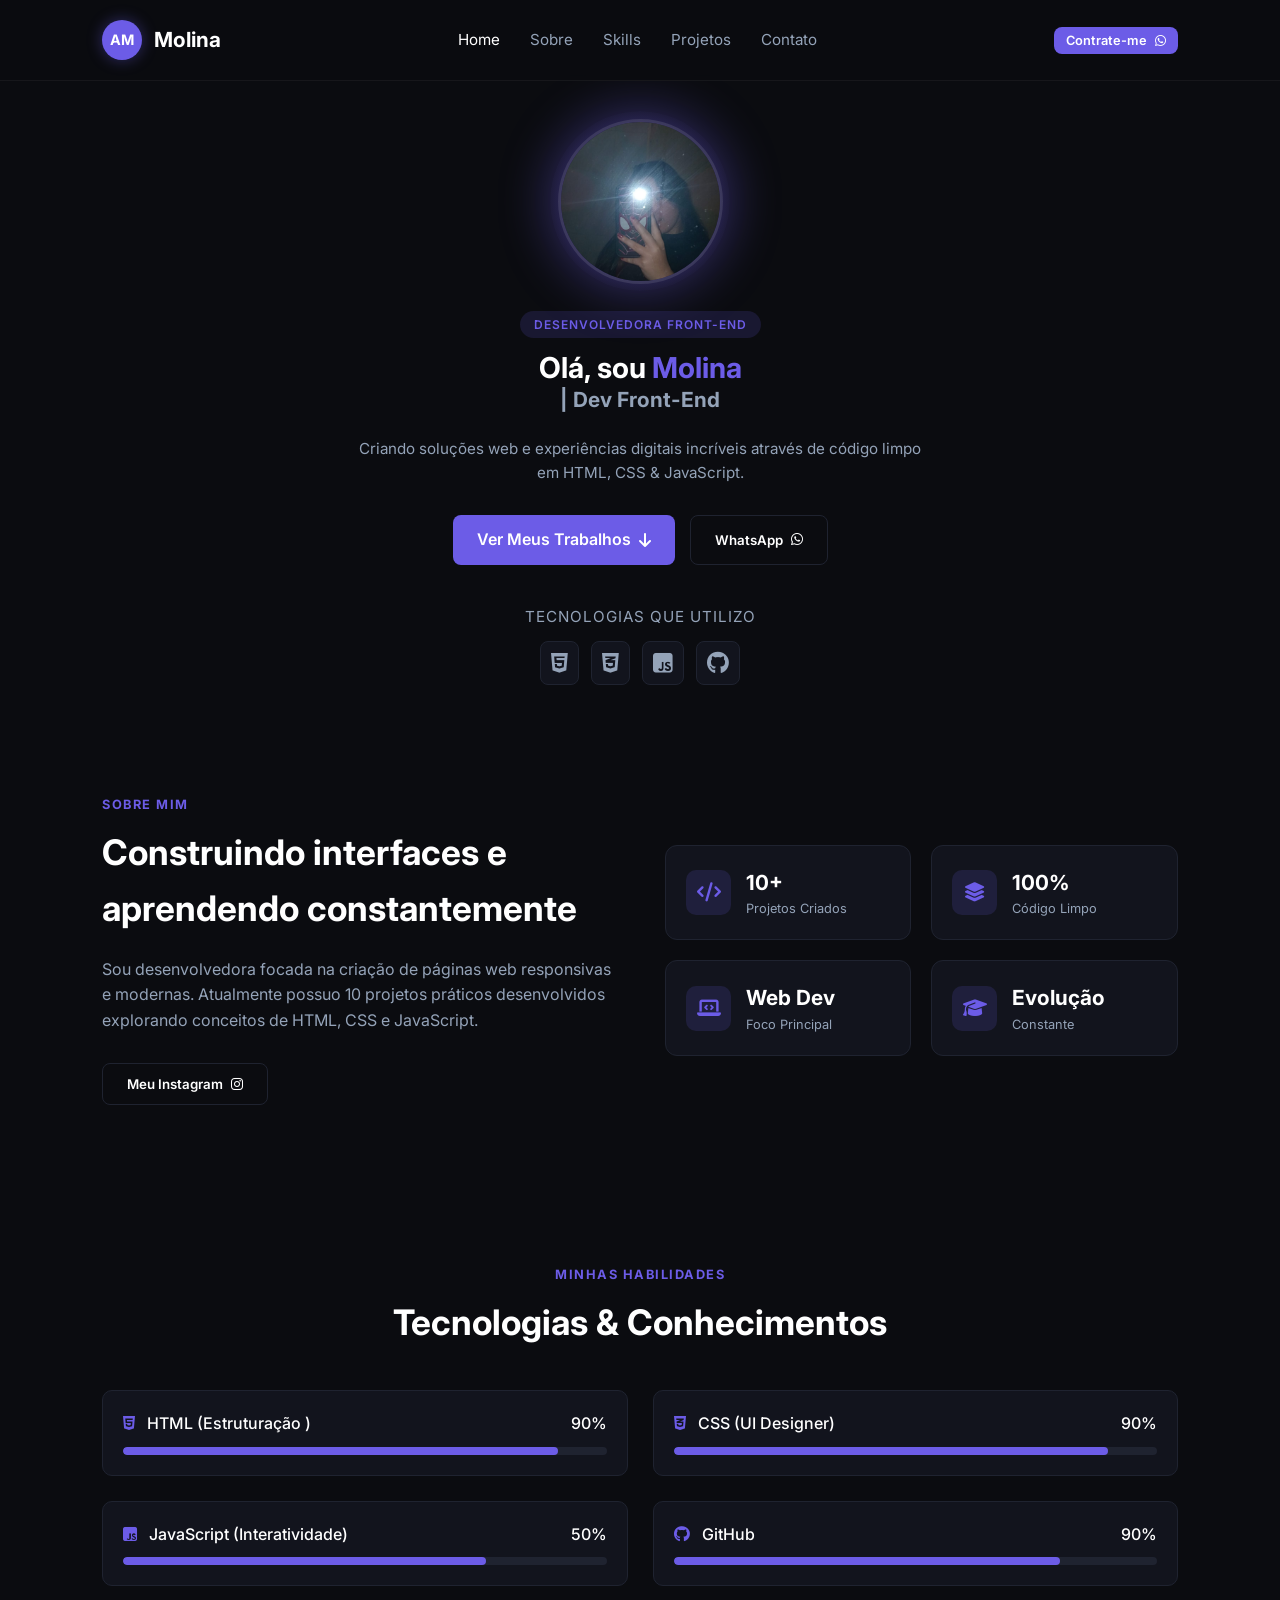
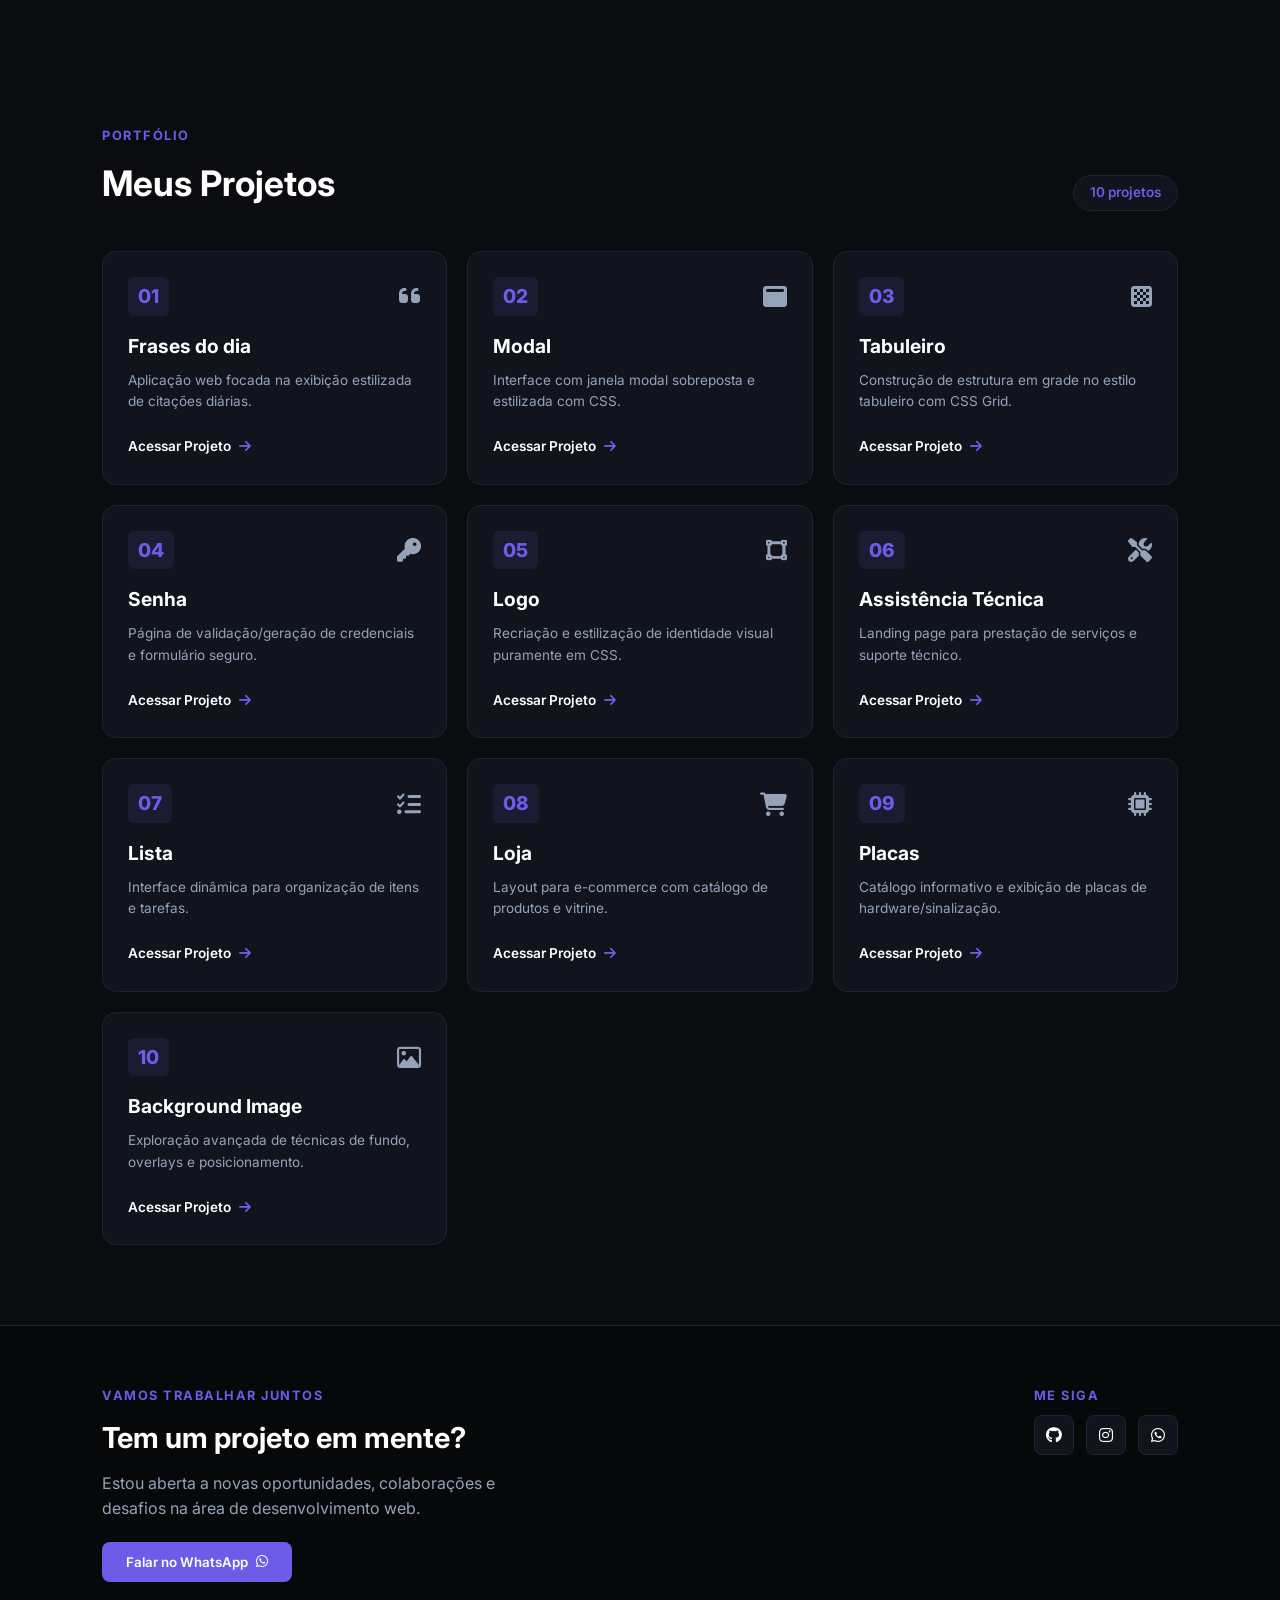
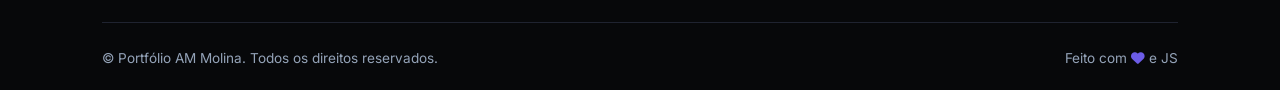
<file: index.html>
<!DOCTYPE html>
<html lang="pt-BR">
<head>
    <meta charset="UTF-8">
    <meta name="viewport" content="width=device-width, initial-scale=1.0">
    <meta name="description" content="Portfólio de Yngrid A. M. Molina com projetos desenvolvidos em HTML, CSS e JavaScript.">
    <title>Portfólio | A. M. Molina</title>
    
    <!-- Font Awesome -->
    <link rel="stylesheet" href="https://cdnjs.cloudflare.com/ajax/libs/font-awesome/6.4.0/css/all.min.css">
    <!-- Google Fonts -->
    <link href="https://fonts.googleapis.com/css2?family=Inter:wght@300;400;500;600;700;800&display=swap" rel="stylesheet">
    
    <link rel="stylesheet" href="style.css">
</head>
<body>

    <!-- Header / Navbar -->
    <header class="navbar">
        <div class="logo">
            <div class="avatar-glow">AM</div>
            <span>Molina</span>
        </div>
       
        

        <nav>
            <ul>
                <li><a href="#home" class="active">Home</a></li>
                <li><a href="#about">Sobre</a></li>
                <li><a href="#skills">Skills</a></li>
                <li><a href="#projects">Projetos</a></li>
                <li><a href="#contact">Contato</a></li>
            </ul>
        </nav>
        <!-- Botão do WhatsApp -->
        <button id="btn-whatsapp-nav" class="btn btn-primary btn-sm">
            Contrate-me <i class="fa-brands fa-whatsapp"></i>
        </button>
    </header>

    <section id="home" class="hero">
        <div class="hero-content">
            <span class="badge">DESENVOLVEDORA FRONT-END</span>
            <h1>Olá, sou <span class="highlight">Molina</span></h1>
            <h2><span id="typing-text"></span><span class="cursor"></span></h2>
            <p>Criando soluções web e experiências digitais incríveis através de código limpo em HTML, CSS & JavaScript.</p>
            
            <div class="hero-buttons">
                <a href="#projects" class="btn btn-primary">Ver Meus Trabalhos <i class="fa-solid fa-arrow-down"></i></a>
                <button id="btn-whatsapp-hero" class="btn btn-outline">WhatsApp <i class="fa-brands fa-whatsapp"></i></button>
            </div>

            <!-- Ícones das Tecnologias -->
            <div class="tech-stack">
                <p>TECNOLOGIAS QUE UTILIZO</p>
                <div class="tech-icons">
                    <i class="fa-brands fa-html5" title="HTML"></i>
                    <i class="fa-brands fa-css3-alt" title="CSS"></i>
                    <i class="fa-brands fa-square-js" title="JavaScript"></i>
                    <i class="fa-brands fa-github" title="GitHub"></i>
                </div>
            </div>
        </div>
        <div class="hero-image-container">
            <div class="profile-circle">
                <img src="assets/1000636566.jpg" alt="">
            </div>
        </div>
    </section>

    <!-- About Section -->
    <section id="about" class="about">
        <div class="about-text">
            <span class="section-subtitle">SOBRE MIM</span>
            <h2>Construindo interfaces e aprendendo constantemente</h2>
            <p>Sou desenvolvedora focada na criação de páginas web responsivas e modernas. Atualmente possuo 10 projetos práticos desenvolvidos explorando conceitos de HTML, CSS e JavaScript.</p>
            <button id="btn-instagram-about" class="btn btn-outline">Meu Instagram <i class="fa-brands fa-instagram"></i></button>
        </div>

        <div class="metrics-grid">
            <div class="metric-card">
                <div class="metric-icon"><i class="fa-solid fa-code"></i></div>
                <div class="metric-info">
                    <h3>10+</h3>
                    <p>Projetos Criados</p>
                </div>
            </div>
            <div class="metric-card">
                <div class="metric-icon"><i class="fa-solid fa-layer-group"></i></div>
                <div class="metric-info">
                    <h3>100%</h3>
                    <p>Código Limpo</p>
                </div>
            </div>
            <div class="metric-card">
                <div class="metric-icon"><i class="fa-solid fa-laptop-code"></i></div>
                <div class="metric-info">
                    <h3>Web Dev</h3>
                    <p>Foco Principal</p>
                </div>
            </div>
            <div class="metric-card">
                <div class="metric-icon"><i class="fa-solid fa-graduation-cap"></i></div>
                <div class="metric-info">
                    <h3>Evolução</h3>
                    <p>Constante</p>
                </div>
            </div>
        </div>
    </section>

   
    <section id="skills" class="skills">
        <span class="section-subtitle">MINHAS HABILIDADES</span>
        <h2>Tecnologias & Conhecimentos</h2>
        
        <div class="skills-grid">
            <div class="skill-item">
                <div class="skill-info">
                    <span><i class="fa-brands fa-html5"></i> HTML (Estruturação )</span>
                    <span>90%</span>
                </div>
                <div class="progress-bar"><div class="progress" style="width: 90%;"></div></div>
            </div>

            <div class="skill-item">
                <div class="skill-info">
                    <span><i class="fa-brands fa-css3-alt"></i> CSS (UI Designer)</span>
                    <span>90%</span>
                </div>
                <div class="progress-bar"><div class="progress" style="width: 90%;"></div></div>
            </div>

            <div class="skill-item">
                <div class="skill-info">
                    <span><i class="fa-brands fa-square-js"></i> JavaScript (Interatividade)</span>
                    <span>50%</span>
                </div>
                <div class="progress-bar"><div class="progress" style="width: 75%;"></div></div>
            </div>

            <div class="skill-item">
                <div class="skill-info">
                    <span><i class="fa-brands fa-github"></i> GitHub</span>
                    <span>90%</span>
                </div>
                <div class="progress-bar"><div class="progress" style="width: 80%;"></div></div>
            </div>
        </div>
    </section>

    <!-- Projects Section -->
    <section id="projects" class="projects">
        <div class="section-title-wrapper">
            <div>
                <span class="section-subtitle">PORTFÓLIO</span>
                <h2>Meus Projetos</h2>
            </div>
            <span class="project-count-badge">10 projetos</span>
        </div>

        <div class="projects-grid">
            <div class="project-card">
                <div class="project-header">
                    <span class="project-number">01</span>
                    <i class="fa-solid fa-quote-left folder-icon"></i>
                </div>
                <div class="project-info">
                    <h3>Frases do dia</h3>
                    <p>Aplicação web focada na exibição estilizada de citações diárias.</p>
                    <a href="./projeto-01/index.html" class="project-link">Acessar Projeto <i class="fa-solid fa-arrow-right"></i></a>
                </div>
            </div>

            <div class="project-card">
                <div class="project-header">
                    <span class="project-number">02</span>
                    <i class="fa-solid fa-window-maximize folder-icon"></i>
                </div>
                <div class="project-info">
                    <h3>Modal</h3>
                    <p>Interface com janela modal sobreposta e estilizada com CSS.</p>
                    <a href="./projeto-02/index.html" class="project-link">Acessar Projeto <i class="fa-solid fa-arrow-right"></i></a>
                </div>
            </div>

            <div class="project-card">
                <div class="project-header">
                    <span class="project-number">03</span>
                    <i class="fa-solid fa-chess-board folder-icon"></i>
                </div>
                <div class="project-info">
                    <h3>Tabuleiro</h3>
                    <p>Construção de estrutura em grade no estilo tabuleiro com CSS Grid.</p>
                    <a href="./projeto-03/index.html" class="project-link">Acessar Projeto <i class="fa-solid fa-arrow-right"></i></a>
                </div>
            </div>

            <div class="project-card">
                <div class="project-header">
                    <span class="project-number">04</span>
                    <i class="fa-solid fa-key folder-icon"></i>
                </div>
                <div class="project-info">
                    <h3>Senha</h3>
                    <p>Página de validação/geração de credenciais e formulário seguro.</p>
                    <a href="./projeto-04/index.html" class="project-link">Acessar Projeto <i class="fa-solid fa-arrow-right"></i></a>
                </div>
            </div>

            <div class="project-card">
                <div class="project-header">
                    <span class="project-number">05</span>
                    <i class="fa-solid fa-vector-square folder-icon"></i>
                </div>
                <div class="project-info">
                    <h3>Logo</h3>
                    <p>Recriação e estilização de identidade visual puramente em CSS.</p>
                    <a href="./projeto-05/index.html" class="project-link">Acessar Projeto <i class="fa-solid fa-arrow-right"></i></a>
                </div>
            </div>

            <div class="project-card">
                <div class="project-header">
                    <span class="project-number">06</span>
                    <i class="fa-solid fa-screwdriver-wrench folder-icon"></i>
                </div>
                <div class="project-info">
                    <h3>Assistência Técnica</h3>
                    <p>Landing page para prestação de serviços e suporte técnico.</p>
                    <a href="./projeto-06/index.html" class="project-link">Acessar Projeto <i class="fa-solid fa-arrow-right"></i></a>
                </div>
            </div>

            <div class="project-card">
                <div class="project-header">
                    <span class="project-number">07</span>
                    <i class="fa-solid fa-list-check folder-icon"></i>
                </div>
                <div class="project-info">
                    <h3>Lista</h3>
                    <p>Interface dinâmica para organização de itens e tarefas.</p>
                    <a href="./projeto-07/index.html" class="project-link">Acessar Projeto <i class="fa-solid fa-arrow-right"></i></a>
                </div>
            </div>

            <div class="project-card">
                <div class="project-header">
                    <span class="project-number">08</span>
                    <i class="fa-solid fa-cart-shopping folder-icon"></i>
                </div>
                <div class="project-info">
                    <h3>Loja</h3>
                    <p>Layout para e-commerce com catálogo de produtos e vitrine.</p>
                    <a href="./projeto-08/index.html" class="project-link">Acessar Projeto <i class="fa-solid fa-arrow-right"></i></a>
                </div>
            </div>

            <div class="project-card">
                <div class="project-header">
                    <span class="project-number">09</span>
                    <i class="fa-solid fa-microchip folder-icon"></i>
                </div>
                <div class="project-info">
                    <h3>Placas</h3>
                    <p>Catálogo informativo e exibição de placas de hardware/sinalização.</p>
                    <a href="./projeto-09/index.html" class="project-link">Acessar Projeto <i class="fa-solid fa-arrow-right"></i></a>
                </div>
            </div>

            <div class="project-card">
                <div class="project-header">
                    <span class="project-number">10</span>
                    <i class="fa-regular fa-image folder-icon"></i>
                </div>
                <div class="project-info">
                    <h3>Background Image</h3>
                    <p>Exploração avançada de técnicas de fundo, overlays e posicionamento.</p>
                    <a href="./projeto-10/index.html" class="project-link">Acessar Projeto <i class="fa-solid fa-arrow-right"></i></a>
                </div>
            </div>
        </div>
    </section>

    <!-- Footer / Contato -->
    <footer id="contact" class="footer">
        <div class="footer-container">
            <div class="footer-col">
                <span class="section-subtitle">VAMOS TRABALHAR JUNTOS</span>
                <h2>Tem um projeto em mente?</h2>
                <p>Estou aberta a novas oportunidades, colaborações e desafios na área de desenvolvimento web.</p>
                <button id="btn-whatsapp-footer" class="btn btn-primary">Falar no WhatsApp <i class="fa-brands fa-whatsapp"></i></button>
            </div>

            <div class="footer-col">
                <span class="section-subtitle">ME SIGA</span>
                <div class="social-links">
                    <a href="https://github.com" target="_blank" title="GitHub"><i class="fa-brands fa-github"></i></a>
                    <a href="#" id="link-instagram" target="_blank" title="Instagram"><i class="fa-brands fa-instagram"></i></a>
                    <a href="#" id="link-whatsapp" target="_blank" title="WhatsApp"><i class="fa-brands fa-whatsapp"></i></a>
                </div>
            </div>
        </div>

        <div class="footer-bottom">
            <p>&copy; Portfólio AM Molina. Todos os direitos reservados.</p>
            <p>Feito com <i class="fa-solid fa-heart" style="color: #6c5ce7;"></i> e JS</p>
        </div>
    </footer>

    <script src="script.js"></script>
</body>
</html>
</file>
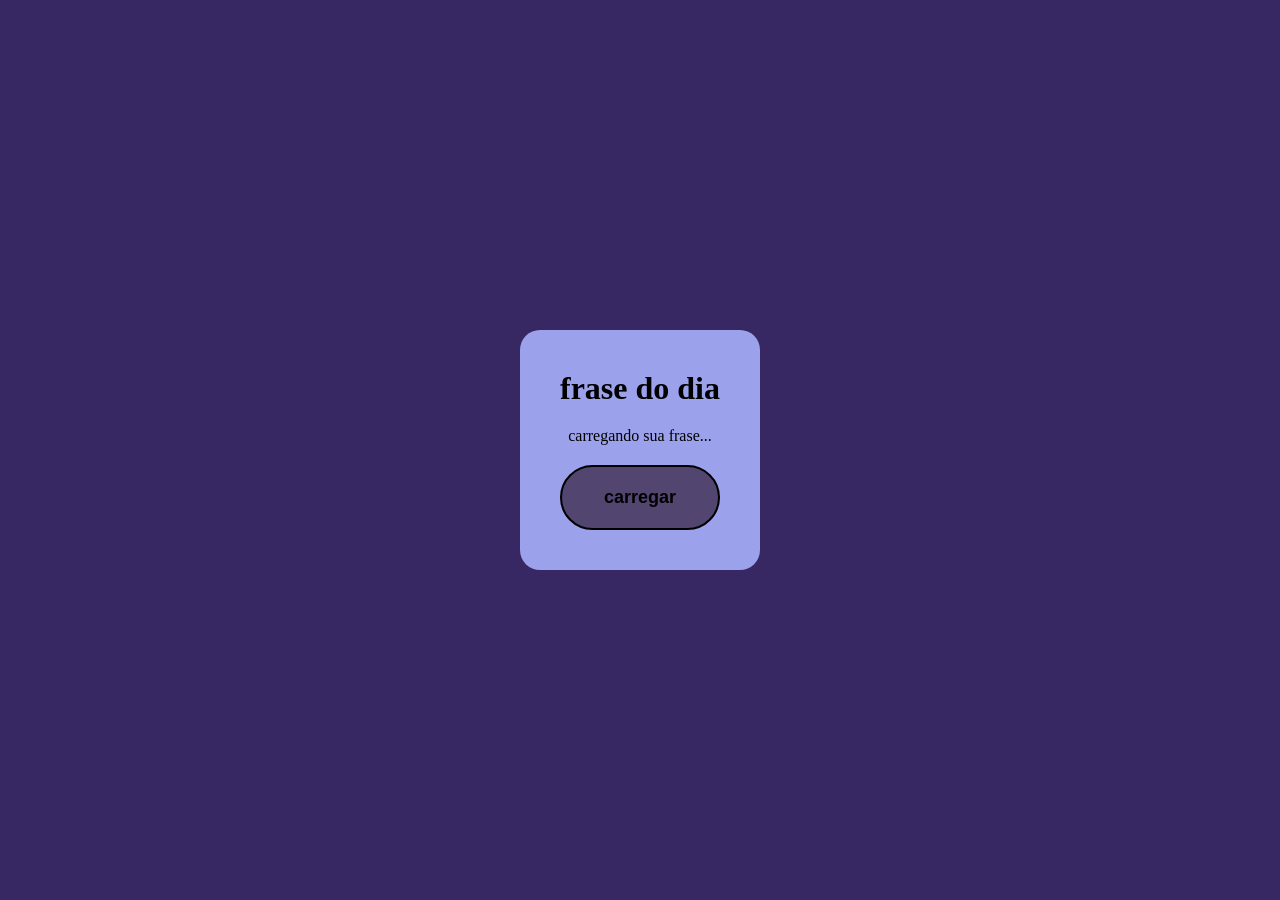
<file: projeto-01/index.html>
<!DOCTYPE html>
<html lang="en">
<head>
    <meta charset="UTF-8">
    <meta name="viewport" content="width=device-width, initial-scale=1.0">
    <title>Document</title>
    <link rel="stylesheet" href="style.css">
</head>
<body>
    <div class="container">
        <h1>frase do dia</h1>
        <p class="frase">carregando sua frase...</p>
        <button class="btnFrase">carregar</button>
    </div>
    <script src="script.js"></script>
</body>
</html>
</file>
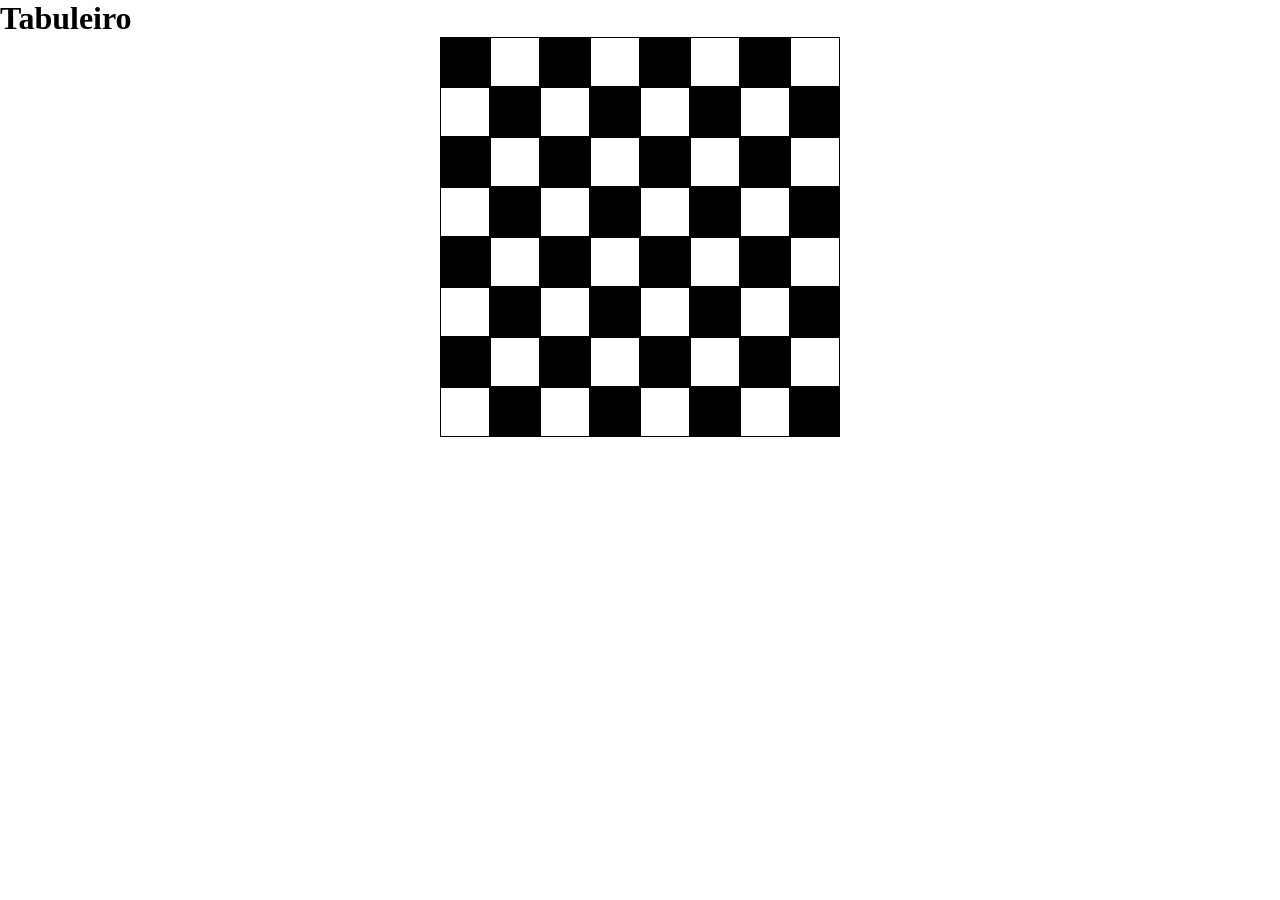
<file: projeto-03/index.html>
<!DOCTYPE html>
<html lang="en">
<head>
    <meta charset="UTF-8">
    <meta name="viewport" content="width=device-width, initial-scale=1.0">
    <title>Document</title>
    <link rel="stylesheet" href="style.css">
</head>
<body>
    <h1>Tabuleiro</h1>
    <div class="tabuleiro"></div>
    <script src="script.js"></script>
</body>
</html>
</file>
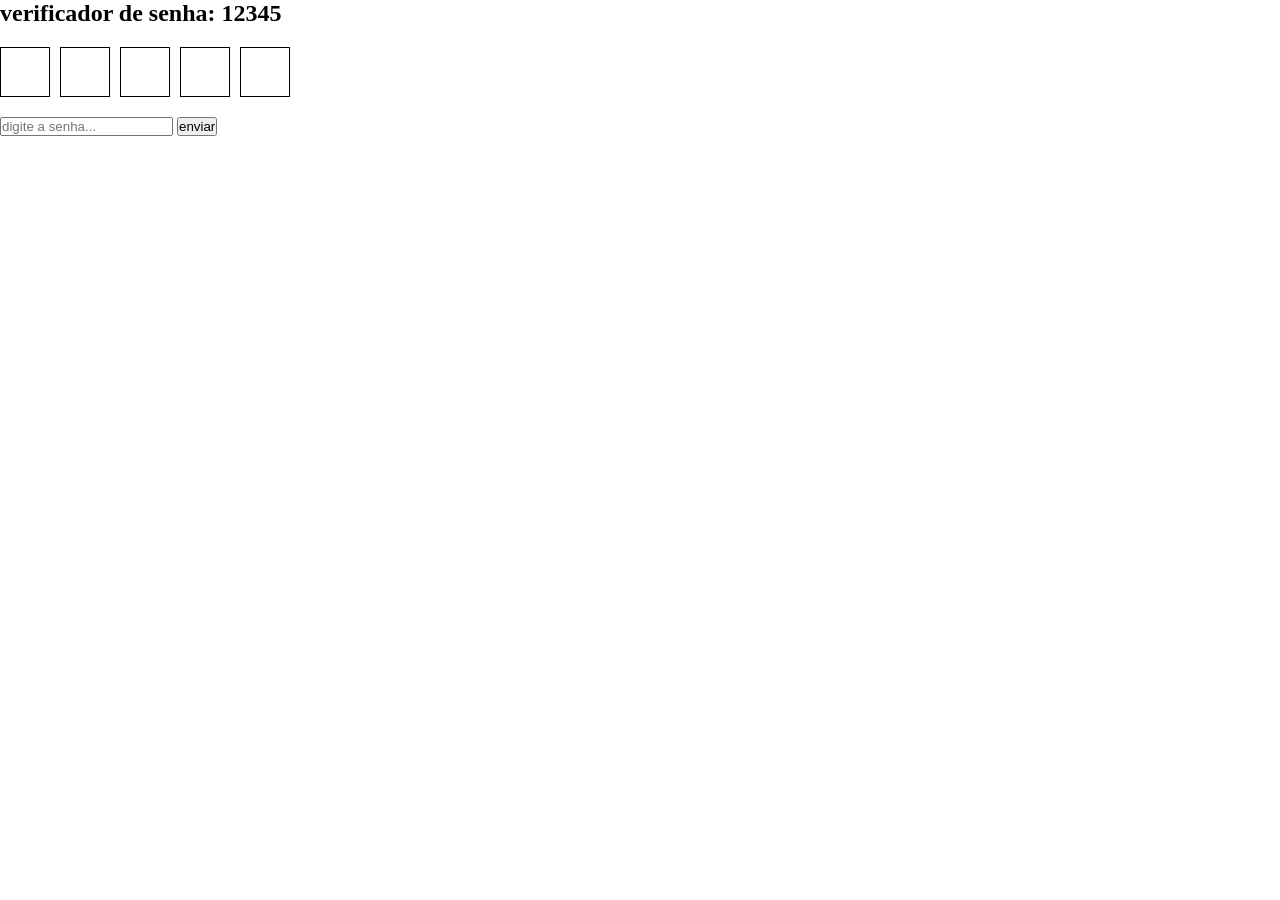
<file: projeto-04/index.html>
<!DOCTYPE html>
<html lang="en">
<head>
    <meta charset="UTF-8">
    <meta name="viewport" content="width=device-width, initial-scale=1.0">
    <title>Document</title>
    <link rel="stylesheet" href="style.css">
</head>
<body>
    <h2> verificador de senha: 12345</h2>
    <div class="senha">
        <div class="digito"></div>
        <div class="digito"></div>
        <div class="digito"></div>
        <div class="digito"></div>
        <div class="digito"></div>
    </div>
<input class="inputSenha" placeholder="digite a senha..." maxlength="5">
   <button class="btnenviar">enviar</button>
    
    <script src="script.js"></script>
</body>
</html>
</file>
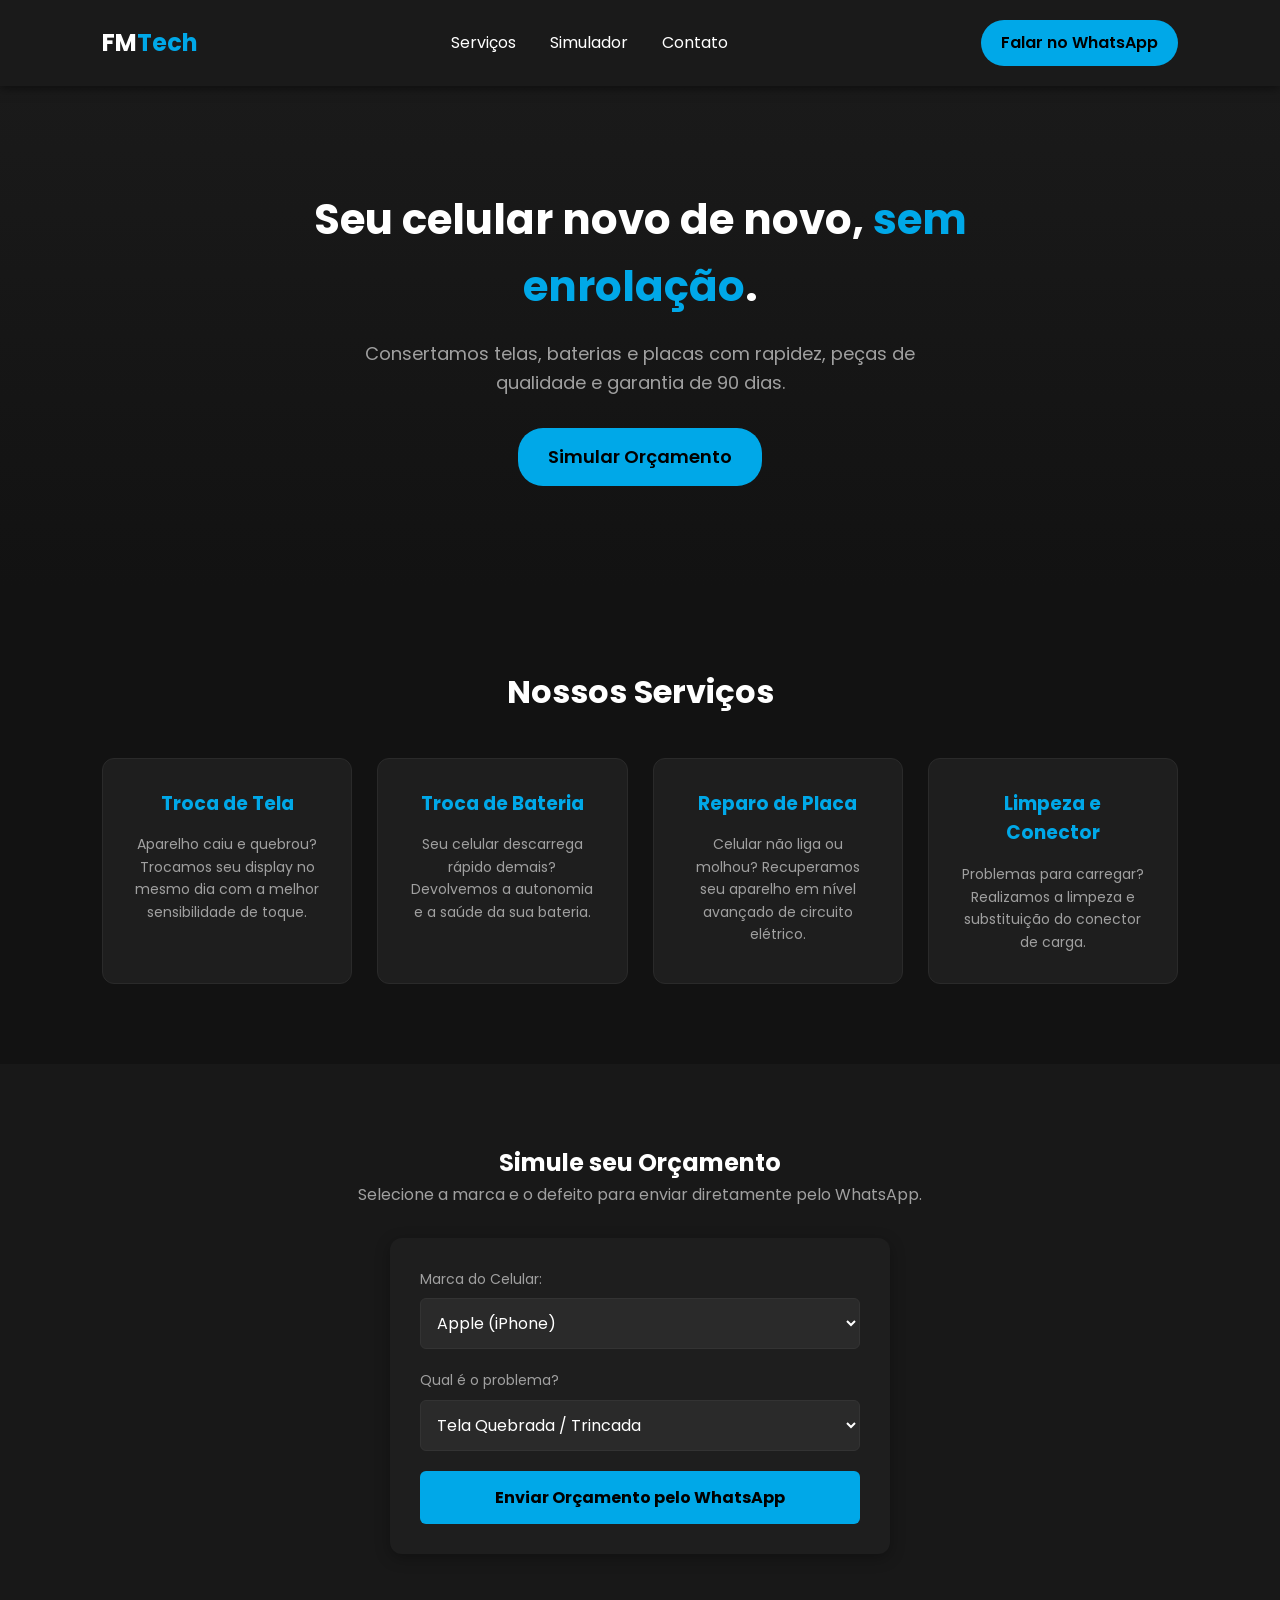
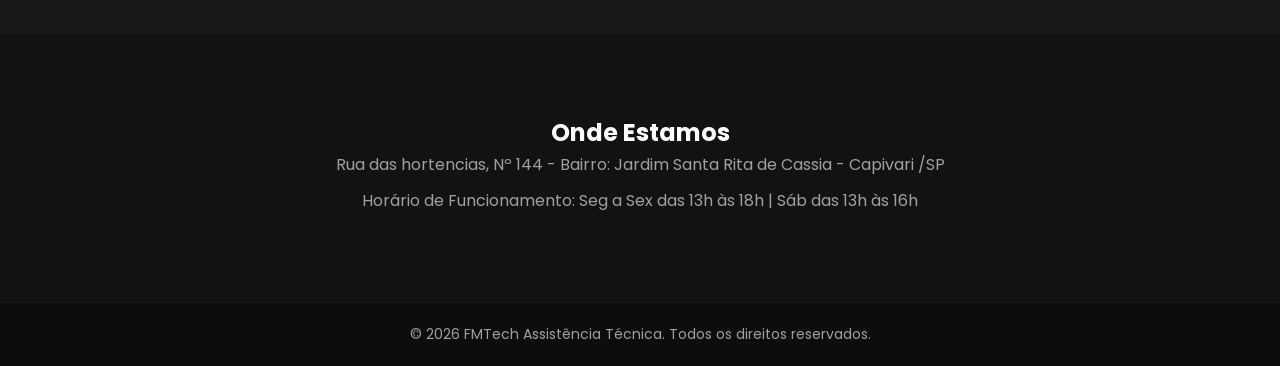
<file: projeto-06/index.html>
<!DOCTYPE html>
<html lang="pt-BR">
<head>
    <meta charset="UTF-8">
    <meta name="viewport" content="width=device-width, initial-scale=1.0">
    <title>FMTech - Assistência Técnica</title>
    
    <!-- Fonte Google Fonts -->
    <link href="https://fonts.googleapis.com/css2?family=Poppins:wght@300;400;600;700&display=swap" rel="stylesheet">
    
    <style>
        :root {
            --primary: #00a8e8; 
            --primary-hover: #0086ba;
            --bg-dark: #121212;
            --bg-card: #1e1e1e;
            --text-light: #ffffff;
            --text-muted: #a0a0a0;
        }

        * {
            margin: 0;
            padding: 0;
            box-sizing: border-box;
            font-family: 'Poppins', sans-serif;
            scroll-behavior: smooth;
        }

        body {
            background-color: var(--bg-dark);
            color: var(--text-light);
            line-height: 1.6;
        }

        header {
            display: flex;
            justify-content: space-between;
            align-items: center;
            padding: 20px 8%;
            background-color: #1a1a1a;
            position: sticky;
            top: 0;
            z-index: 100;
            box-shadow: 0 2px 10px rgba(0,0,0,0.5);
        }

        .logo {
            font-size: 24px;
            font-weight: 700;
            color: var(--text-light);
        }

        .logo span { color: var(--primary); }

        nav a {
            color: var(--text-light);
            text-decoration: none;
            margin: 0 15px;
            font-weight: 400;
            transition: 0.3s;
        }

        nav a:hover { color: var(--primary); }

        .btn-header {
            background-color: var(--primary);
            color: #000;
            padding: 10px 20px;
            border-radius: 25px;
            text-decoration: none;
            font-weight: 600;
            transition: 0.3s;
        }

        .btn-header:hover { background-color: var(--primary-hover); }

        .hero {
            display: flex;
            flex-direction: column;
            align-items: center;
            justify-content: center;
            text-align: center;
            padding: 100px 20px;
            background: linear-gradient(180deg, #1a1a1a 0%, var(--bg-dark) 100%);
        }

        .hero h1 {
            font-size: 42px;
            max-width: 800px;
            margin-bottom: 20px;
        }

        .hero h1 span { color: var(--primary); }

        .hero p {
            color: var(--text-muted);
            font-size: 18px;
            max-width: 600px;
            margin-bottom: 30px;
        }

        .services {
            padding: 80px 8%;
            text-align: center;
        }

        .services h2 { font-size: 32px; margin-bottom: 40px; }

        .grid-services {
            display: grid;
            grid-template-columns: repeat(auto-fit, minmax(250px, 1fr));
            gap: 25px;
        }

        .card {
            background-color: var(--bg-card);
            padding: 30px;
            border-radius: 12px;
            border: 1px solid #2a2a2a;
            transition: 0.3s;
        }

        .card:hover {
            transform: translateY(-5px);
            border-color: var(--primary);
        }

        .card h3 { margin-bottom: 15px; color: var(--primary); }
        .card p { color: var(--text-muted); font-size: 14px; }

        .calculator {
            padding: 80px 8%;
            background-color: #181818;
            text-align: center;
        }

        .calc-box {
            max-width: 500px;
            margin: 30px auto 0;
            background-color: var(--bg-card);
            padding: 30px;
            border-radius: 12px;
            box-shadow: 0 4px 15px rgba(0,0,0,0.3);
        }

        .calc-group { margin-bottom: 20px; text-align: left; }
        .calc-group label { display: block; margin-bottom: 8px; font-size: 14px; color: var(--text-muted); }

        .calc-group select {
            width: 100%;
            padding: 12px;
            border-radius: 6px;
            border: 1px solid #333;
            background-color: #2a2a2a;
            color: #fff;
            font-size: 16px;
            outline: none;
        }

        .btn-calc {
            width: 100%;
            padding: 14px;
            background-color: var(--primary);
            color: #000;
            border: none;
            border-radius: 6px;
            font-size: 16px;
            font-weight: 700;
            cursor: pointer;
            transition: 0.3s;
        }

        .btn-calc:hover { background-color: var(--primary-hover); }

        .contact { padding: 80px 8%; text-align: center; }
        .contact p { color: var(--text-muted); margin-bottom: 10px; }

        footer {
            text-align: center;
            padding: 20px;
            background-color: #0d0d0d;
            color: var(--text-muted);
            font-size: 14px;
        }

        @media (max-width: 768px) {
            header { flex-direction: column; gap: 15px; }
            .hero h1 { font-size: 28px; }
        }
    </style>
</head>
<body>

    <header>
        <div class="logo">FM<span>Tech</span></div>
        <nav>
            <a href="#servicos">Serviços</a>
            <a href="#orcamento">Simulador</a>
            <a href="#contato">Contato</a>
        </nav>
        <a href="https://wa.me/5519991133736" target="_blank" class="btn-header">Falar no WhatsApp</a>
    </header>

    <section class="hero">
        <h1>Seu celular novo de novo, <span>sem enrolação</span>.</h1>
        <p>Consertamos telas, baterias e placas com rapidez, peças de qualidade e garantia de 90 dias.</p>
        <a href="#orcamento" class="btn-header" style="padding: 15px 30px; font-size: 18px;">Simular Orçamento</a>
    </section>

    <section id="servicos" class="services">
        <h2>Nossos Serviços</h2>
        <div class="grid-services">
            <div class="card">
                <h3>Troca de Tela</h3>
                <p>Aparelho caiu e quebrou? Trocamos seu display no mesmo dia com a melhor sensibilidade de toque.</p>
            </div>
            <div class="card">
                <h3>Troca de Bateria</h3>
                <p>Seu celular descarrega rápido demais? Devolvemos a autonomia e a saúde da sua bateria.</p>
            </div>
            <div class="card">
                <h3>Reparo de Placa</h3>
                <p>Celular não liga ou molhou? Recuperamos seu aparelho em nível avançado de circuito elétrico.</p>
            </div>
            <div class="card">
                <h3>Limpeza e Conector</h3>
                <p>Problemas para carregar? Realizamos a limpeza e substituição do conector de carga.</p>
            </div>
        </div>
    </section>

    <section id="orcamento" class="calculator">
        <h2>Simule seu Orçamento</h2>
        <p style="color: var(--text-muted);">Selecione a marca e o defeito para enviar diretamente pelo WhatsApp.</p>
        
        <div class="calc-box">
            <div class="calc-group">
                <label for="marca">Marca do Celular:</label>
                <select id="marca">
                    <option value="iPhone">Apple (iPhone)</option>
                    <option value="Samsung">Samsung</option>
                    <option value="Motorola">Motorola</option>
                    <option value="Xiaomi">Xiaomi</option>
                    <option value="Outra">Outra marca</option>
                </select>
            </div>

            <div class="calc-group">
                <label for="defeito">Qual é o problema?</label>
                <select id="defeito">
                    <option value="Tela Quebrada">Tela Quebrada / Trincada</option>
                    <option value="Bateria Viciada">Bateria descarregando rápido</option>
                    <option value="Não Carrega">Não carrega / Conector</option>
                    <option value="Molhou / Não Liga">Molhou ou não liga</option>
                </select>
            </div>

            <button class="btn-calc" onclick="enviarWhats()">Enviar Orçamento pelo WhatsApp</button>
        </div>
    </section>

    <section id="contato" class="contact">
        <h2>Onde Estamos</h2>
        <p>Rua das hortencias, Nº 144 - Bairro: Jardim Santa Rita de Cassia - Capivari /SP</p>
        <p>Horário de Funcionamento: Seg a Sex das 13h às 18h | Sáb das 13h às 16h</p>
    </section>

    <footer>
        <p>&copy; 2026 FMTech Assistência Técnica. Todos os direitos reservados.</p>
    </footer>

    <script>
        function enviarWhats() {
            const numeroTelefone = "5519991133736"; 
            const marca = document.getElementById("marca").value;
            const defeito = document.getElementById("defeito").value;
            const mensagem = `Olá, gostaria de um orçamento!\n- *Marca:* ${marca}\n- *Problema:* ${defeito}`;
            const mensagemFormatada = encodeURIComponent(mensagem);
            window.open(`https://wa.me/${numeroTelefone}?text=${mensagemFormatada}`, "_blank");
        }
    </script>
</body>
</html>
</file>
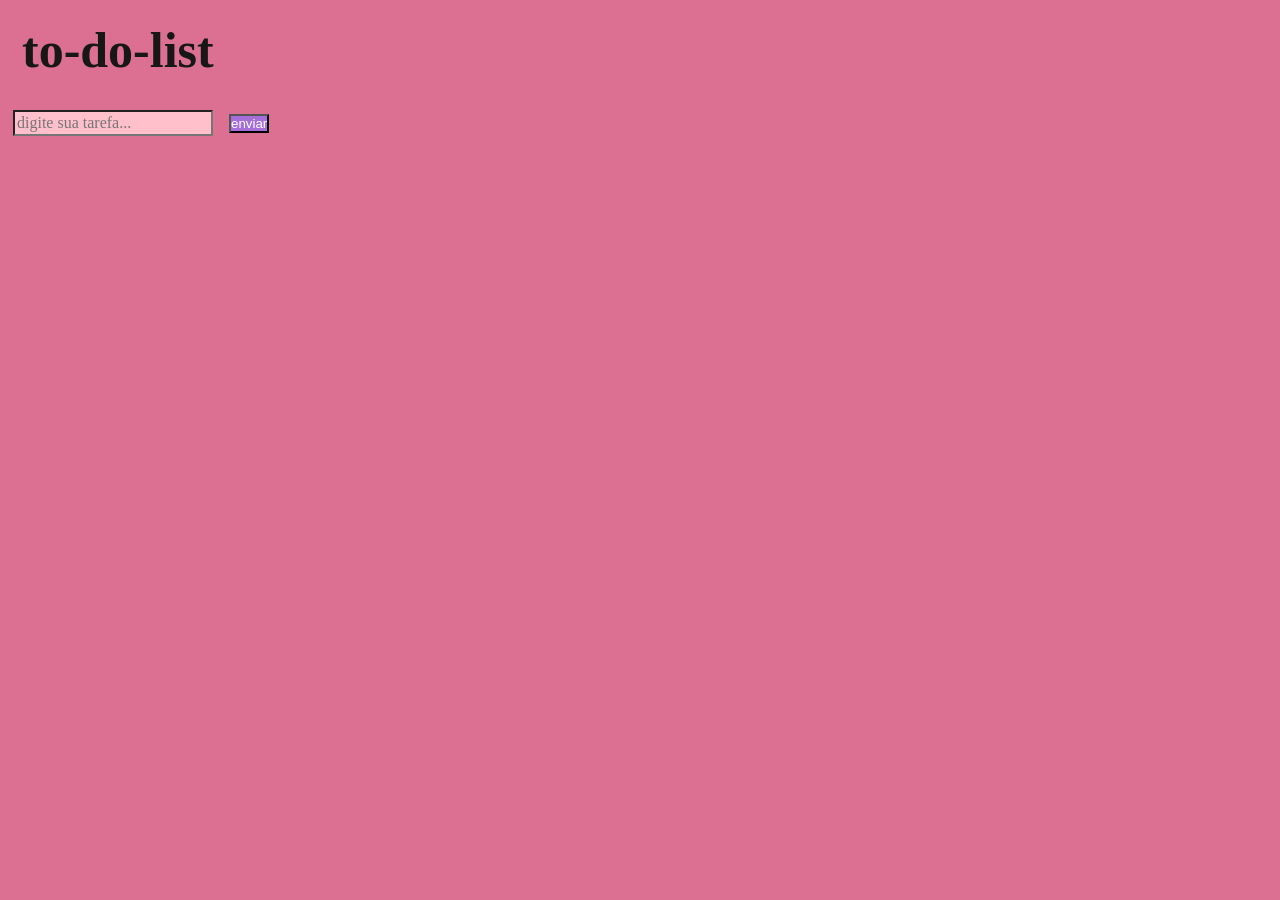
<file: projeto-07/index.html>
<!DOCTYPE html>
<html lang="en">
<head>
    <meta charset="UTF-8">
    <meta name="viewport" content="width=device-width, initial-scale=1.0">
    <title>Document</title>
    <link rel="stylesheet" href="style.css">
</head>
<body>
<h1> to-do-list</h1>
<input type="text "  class="inputText" placeholder="digite sua tarefa...">
<button class="btnEnviar">enviar</button>
<ul class="lista"></ul>
<script src="script.js"></script>
</body>
</html>
</file>
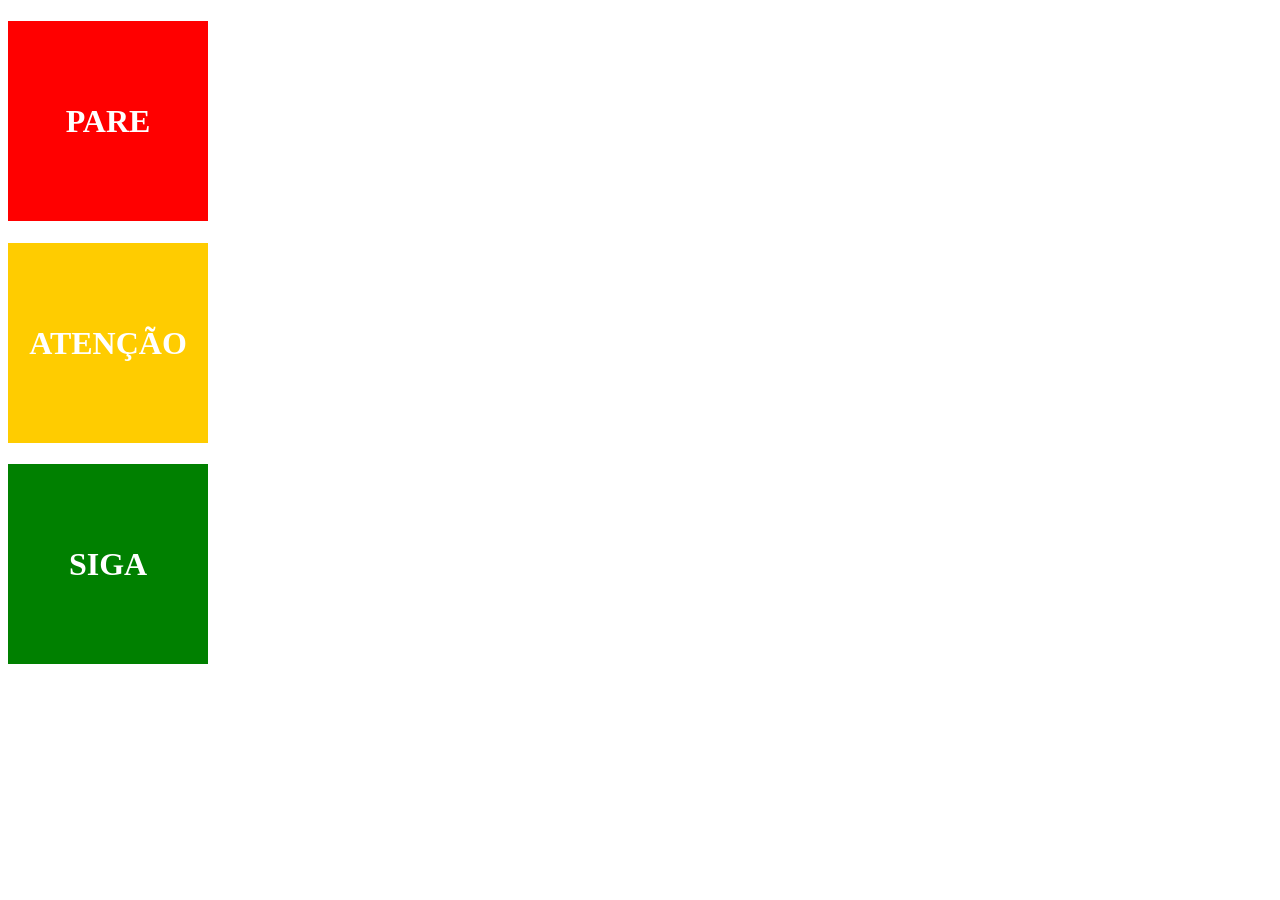
<file: projeto-09/index.html>
<!DOCTYPE html>
<html lang="en">
<head>
    <meta charset="UTF-8">
    <meta name="viewport" content="width=device-width, initial-scale=1.0">
    <title>Document</title>
    <link rel="stylesheet" href="style.css">
</head>
<body>
    <div class="quadro">
        <h1>PARE</h1>
    </div>
    <div class="quadroo">
        <h1 id="2">ATENÇÃO</h1>
    </div>
    <div class="quadrooo">
        <h1 id="3">SIGA</h1>
    </div>
</body>
</html>
</file>
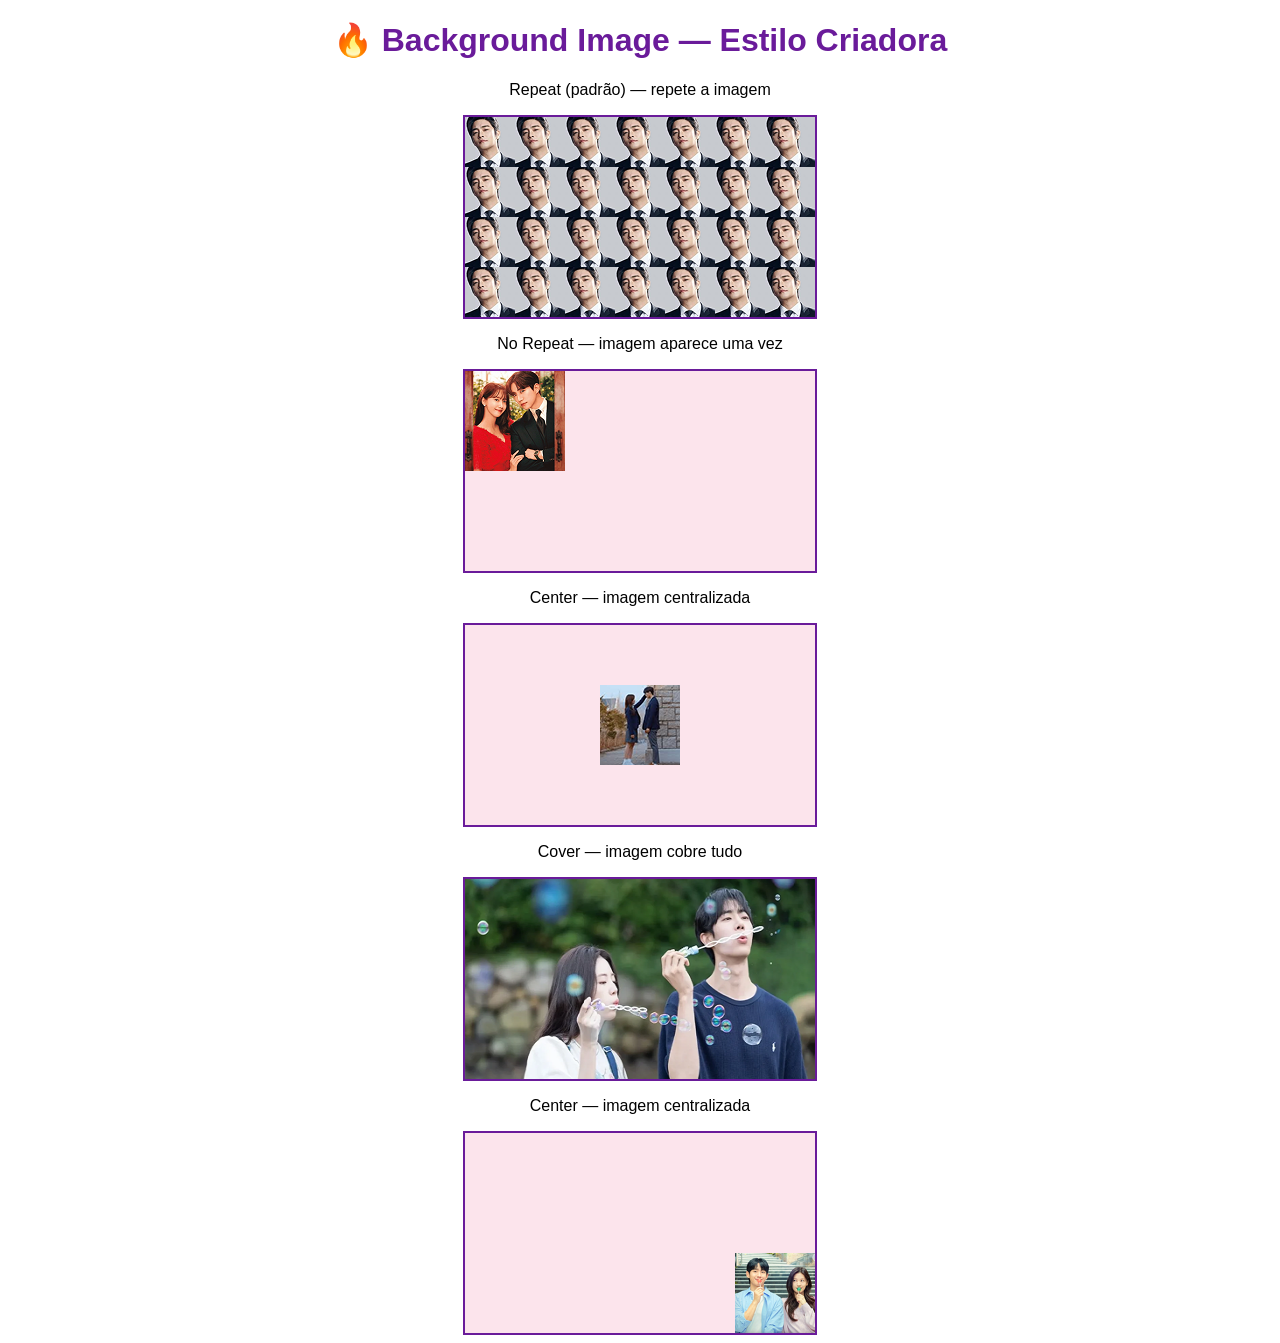
<file: projeto-06/projeto-10/index.html>
<!DOCTYPE html>
<html lang="en">
<head>
    <meta charset="UTF-8">
    <meta name="viewport" content="width=device-width, initial-scale=1.0">
    <title>Document</title>
    <link rel="stylesheet" href="style.css">
</head>
<body>
    <h1 class="L">🔥 Background Image — Estilo Criadora</h1>
    <p class="L">Repeat (padrão) — repete a imagem</p>
    <div id="I"></div>
    <p class="L">No Repeat — imagem aparece uma vez</p>
    <div id="II">
        <img src="assets/img-02.png" alt="">
    </div>
    <p class="L">Center — imagem centralizada</p>
    <div id="III"></div>
    <p class="L">Cover — imagem cobre tudo</p>
    <div id="IV"></div>
    <p class="L">Center — imagem centralizada</p>
    <div id="V"></div>
</body>
</html>
</file>
<file: style.css>
:root {
    --bg-color: #0b0c10;
    --card-bg: #12141d;
    --card-border: #1f2330;
    --primary-color: #6c5ce7;
    --primary-hover: #5a4bcf;
    --text-color: #ffffff;
    --text-secondary: #94a3b8;
    --accent-glow: rgba(108, 92, 231, 0.4);
    --font-family: 'Inter', sans-serif;
}

* {
    margin: 0;
    padding: 0;
    box-sizing: border-box;
    font-family: var(--font-family);
    scroll-behavior: smooth;
}

body {
    background-color: var(--bg-color);
    color: var(--text-color);
    line-height: 1.6;
}

/* Previne que textos vazem a tela em telas pequenas */
* {
    box-sizing: border-box;
    max-width: 100%;
}

body {
    overflow-x: hidden; /* Evita a rolagem horizontal */
}

/* Garante a quebra correta das frases */
.hero-content p {
    word-break: break-word;
    overflow-wrap: break-word;
    white-space: normal;
    padding: 0 10px;
}
/* --- LOGO & AVATAR GLOW --- */
.avatar-glow {
    width: 40px;
    height: 40px;
    border-radius: 50%;
    background: var(--primary-color);
    color: #fff;
    display: flex;
    align-items: center;
    justify-content: center;
    font-weight: 700;
    font-size: 0.9rem;
    box-shadow: 0 0 15px var(--accent-glow);
}

.logo {
    display: flex;
    align-items: center;
    gap: 12px;
    font-size: 1.3rem;
    font-weight: 700;
}
#skills, .conhecimentos {
  padding-top: 80px; 
}
/* --- COMPONENTES --- */
.badge {
    background: rgba(108, 92, 231, 0.15);
    color: var(--primary-color);
    padding: 6px 14px;
    border-radius: 20px;
    font-size: 0.75rem;
    font-weight: 600;
    letter-spacing: 1px;
}

.section-subtitle {
    color: var(--primary-color);
    font-size: 0.8rem;
    font-weight: 700;
    letter-spacing: 1.5px;
    display: block;
    margin-bottom: 8px;
}

.btn {
    display: inline-flex;
    align-items: center;
    gap: 8px;
    padding: 12px 24px;
    border-radius: 8px;
    font-weight: 600;
    text-decoration: none;
    transition: all 0.3s ease;
    border: none;
    cursor: pointer;
}

.btn-primary {
    background-color: var(--primary-color);
    color: #fff;
}

.btn-primary:hover {
    background-color: var(--primary-hover);
    box-shadow: 0 0 20px var(--accent-glow);
}

.btn-outline {
    background: transparent;
    color: #fff;
    border: 1px solid var(--card-border);
}

.btn-outline:hover {
    border-color: var(--primary-color);
    background: rgba(108, 92, 231, 0.1);
}

.btn-sm {
    padding: 8px 16px;
    font-size: 0.9rem;
}

/* --- NAVBAR --- */
.navbar {
    display: flex;
    justify-content: space-between;
    align-items: center;
    padding: 20px 8%;
    position: sticky;
    top: 0;
    background-color: rgba(11, 12, 16, 0.9);
    backdrop-filter: blur(10px);
    z-index: 1000;
    border-bottom: 1px solid rgba(255, 255, 255, 0.05);
}

.navbar nav ul {
    display: flex;
    list-style: none;
    gap: 30px;
}

.navbar nav a {
    color: var(--text-secondary);
    text-decoration: none;
    font-size: 0.95rem;
    transition: 0.3s;
}

.navbar nav a:hover, .navbar nav a.active {
    color: var(--text-color);
}

/* --- HERO SECTION --- */
.hero {
    display: flex;
    align-items: center;
    justify-content: space-between;
    padding: 80px 8% 60px;
    gap: 40px;
}

.hero-content {
    max-width: 600px;
}

.hero-content h1 {
    font-size: 3.2rem;
    margin-top: 15px;
    line-height: 1.1;
}

.hero-content h2 {
    font-size: 2.5rem;
    color: var(--text-secondary);
    margin-bottom: 20px;
}

.hero-content p {
    color: var(--text-secondary);
    font-size: 1.05rem;
    margin-bottom: 30px;
}

.highlight {
    color: var(--primary-color);
}

.hero-buttons {
    display: flex;
    gap: 15px;
    margin-bottom: 40px;
}

.tech-stack p {
    font-size: 0.75rem;
    letter-spacing: 1px;
    margin-bottom: 12px;
    color: var(--text-secondary);
}

.tech-icons {
    display: flex;
    gap: 12px;
}

.tech-icons i {
    font-size: 1.4rem;
    background: var(--card-bg);
    padding: 10px;
    border-radius: 8px;
    border: 1px solid var(--card-border);
    color: var(--text-secondary);
    transition: 0.3s;
}

.tech-icons i:hover {
    color: var(--primary-color);
    border-color: var(--primary-color);
}

/* Foto com fundo brilhante estilo Figma */
.hero-image-container {
    position: relative;
    display: flex;
    justify-content: center;
    align-items: center;
}

.profile-circle {
    width: 330px;
    height: 330px;
    border-radius: 50%;
    background: radial-gradient(circle, var(--primary-color) 0%, rgba(108, 92, 231, 0.2) 70%, transparent 100%);
    display: flex;
    align-items: center;
    justify-content: center;
    box-shadow: 0 0 50px var(--accent-glow);
}

.profile-circle img {
    width: 310px;
    height: 310px;
    border-radius: 50%;
    object-fit: cover;
    border: 3px solid rgba(255, 255, 255, 0.1);
}

.code-card {
    position: absolute;
    bottom: -15px;
    right: -20px;
    background: var(--card-bg);
    border: 1px solid var(--card-border);
    border-radius: 12px;
    padding: 15px 20px;
    font-family: monospace;
    font-size: 0.8rem;
    box-shadow: 0 10px 30px rgba(0,0,0,0.5);
}

.code-header {
    display: flex;
    align-items: center;
    gap: 6px;
    margin-bottom: 10px;
}

.dot { width: 8px; height: 8px; border-radius: 50%; }
.dot.red { background: #ff5f56; }
.dot.yellow { background: #ffbd2e; }
.dot.green { background: #27c93f; }
.code-title { margin-left: auto; color: var(--text-secondary); font-size: 0.7rem; }

.keyword { color: #ff79c6; }
.variable { color: #50fa7b; }
.property { color: #8be9fd; }
.string { color: #f1fa8c; }
.number-code { color: #bd93f9; }

/* --- ABOUT SECTION --- */
.about {
    padding: 80px 8%;
    display: grid;
    grid-template-columns: 1fr 1fr;
    gap: 50px;
    align-items: center;
}

.about-text h2 { font-size: 2.2rem; margin-bottom: 20px; }
.about-text p { color: var(--text-secondary); margin-bottom: 30px; }

.metrics-grid {
    display: grid;
    grid-template-columns: 1fr 1fr;
    gap: 20px;
}

.metric-card {
    background: var(--card-bg);
    border: 1px solid var(--card-border);
    border-radius: 12px;
    padding: 20px;
    display: flex;
    align-items: center;
    gap: 15px;
}

.metric-icon {
    background: rgba(108, 92, 231, 0.15);
    color: var(--primary-color);
    width: 45px;
    height: 45px;
    border-radius: 10px;
    display: flex;
    justify-content: center;
    align-items: center;
    font-size: 1.2rem;
}

.metric-info h3 { font-size: 1.3rem; }
.metric-info p { color: var(--text-secondary); font-size: 0.8rem; }

/* --- SKILLS SECTION --- */
.skills {
    padding: 60px 8%;
    text-align: center;
}

.skills h2 { font-size: 2.2rem; margin-bottom: 40px; }

.skills-grid {
    display: grid;
    grid-template-columns: 1fr 1fr;
    gap: 25px;
    text-align: left;
}

.skill-item {
    background: var(--card-bg);
    border: 1px solid var(--card-border);
    padding: 20px;
    border-radius: 10px;
}

.skill-info {
    display: flex;
    justify-content: space-between;
    margin-bottom: 10px;
    font-weight: 500;
}

.skill-info i { color: var(--primary-color); margin-right: 8px; }

.progress-bar {
    width: 100%;
    height: 8px;
    background: #1f2330;
    border-radius: 4px;
    overflow: hidden;
}

.progress {
    height: 100%;
    background: var(--primary-color);
    border-radius: 4px;
}

/* --- PROJECTS SECTION --- */
.projects {
    padding: 80px 8%;
}

.section-title-wrapper {
    display: flex;
    justify-content: space-between;
    align-items: flex-end;
    margin-bottom: 40px;
}

.section-title-wrapper h2 { font-size: 2.2rem; }

.project-count-badge {
    background: var(--card-bg);
    border: 1px solid var(--card-border);
    color: var(--primary-color);
    padding: 6px 16px;
    border-radius: 20px;
    font-size: 0.85rem;
    font-weight: 600;
}

.projects-grid {
    display: grid;
    grid-template-columns: repeat(auto-fill, minmax(260px, 1fr));
    gap: 20px;
}

.project-card {
    background: var(--card-bg);
    border: 1px solid var(--card-border);
    border-radius: 14px;
    padding: 25px;
    transition: all 0.3s ease;
    display: flex;
    flex-direction: column;
    justify-content: space-between;
}

.project-card:hover {
    transform: translateY(-5px);
    border-color: var(--primary-color);
    box-shadow: 0 8px 25px rgba(108, 92, 231, 0.15);
}

.project-header {
    display: flex;
    justify-content: space-between;
    align-items: center;
    margin-bottom: 15px;
}

.project-number {
    font-size: 1.2rem;
    font-weight: 800;
    color: var(--primary-color);
    background: rgba(108, 92, 231, 0.1);
    padding: 4px 10px;
    border-radius: 6px;
}

.folder-icon {
    font-size: 1.5rem;
    color: var(--text-secondary);
}

.project-info h3 {
    font-size: 1.2rem;
    margin-bottom: 8px;
}

.project-info p {
    color: var(--text-secondary);
    font-size: 0.85rem;
    margin-bottom: 20px;
    min-height: 40px;
}

.project-link {
    color: #fff;
    text-decoration: none;
    font-weight: 600;
    font-size: 0.85rem;
    display: inline-flex;
    align-items: center;
    gap: 8px;
    transition: 0.3s;
}

.project-link i {
    color: var(--primary-color);
    transition: transform 0.3s;
}

.project-card:hover .project-link i {
    transform: translateX(5px);
}

/* --- FOOTER --- */
.footer {
    background-color: #07080a;
    padding: 60px 8% 20px;
    border-top: 1px solid var(--card-border);
}

.footer-container {
    display: flex;
    justify-content: space-between;
    gap: 40px;
    margin-bottom: 40px;
}

.footer-col h2 { font-size: 1.8rem; margin-bottom: 10px; }
.footer-col p { color: var(--text-secondary); margin-bottom: 20px; max-width: 450px; }

.social-links {
    display: flex;
    gap: 12px;
}

.social-links a {
    width: 40px;
    height: 40px;
    background: var(--card-bg);
    border: 1px solid var(--card-border);
    border-radius: 8px;
    display: flex;
    justify-content: center;
    align-items: center;
    color: var(--text-color);
    text-decoration: none;
    transition: 0.3s;
}

.social-links a:hover {
    background: var(--primary-color);
    border-color: var(--primary-color);
}

.footer-bottom {
    display: flex;
    justify-content: space-between;
    padding-top: 25px;
    border-top: 1px solid var(--card-border);
    color: var(--text-secondary);
    font-size: 0.85rem;
}

nav {
  display: flex;
  flex-wrap: wrap;
  gap: 15px; 
  justify-content: center;
}

@media (max-width: 900px) {
    .skills-grid {
        display: grid;
        grid-template-columns: 1fr; /* Força 1 coluna por linha no celular */
        width: 100%;
        gap: 15px;
    }

    .skill-item {
        width: 100%;
        box-sizing: border-box;
    }

    .skill-info {
        flex-wrap: wrap; /* Quebra o texto e a porcentagem se não couberem na mesma linha */
        gap: 5px;
    }
}

    .navbar .btn-sm {
        padding: 6px 12px;
        font-size: 0.8rem;
    }

    /* Hero Section ajustada */
    .hero {
        flex-direction: column-reverse;
        text-align: center;
        padding: 30px 4%;
        gap: 20px;
    }

    .hero-content {
        width: 100%;
    }

    .hero-content h1 {
        font-size: 1.8rem;
    }

    .hero-content h2 {
        font-size: 1.3rem;
        min-height: auto;
    }

    .hero-content p {
        font-size: 0.95rem;
    }

    .hero-buttons {
        justify-content: center;
        flex-wrap: wrap;
    }

    .tech-icons {
        justify-content: center;
    }

    /* Foto de Perfil Redimensionada para não vazar a tela */
    .hero-image-container {
        width: 100%;
        display: flex;
        justify-content: center;
    }

    .profile-circle {
        width: 180px;
        height: 180px;
    }

    .profile-circle img {
        width: 165px;
        height: 165px;
    }
</file>
<file: projeto-01/style.css>
* {
    margin: 0;
    padding: 0;
    box-sizing: border-box;
}

body {
    width: 100vw;
    height: 100vh;
    display: flex;
    align-items: center;
    justify-content: center;
    background-color: rgb(55, 39, 99);
}

.container {
    padding: 40px;
    border-radius: 20px;
    background-color: rgb(156, 161, 235);
    display: flex;
    flex-direction: column;
    gap: 20px;
    text-align: center;
}

.btnFrase{
    padding: 20px;
    background-color: rgb(82, 70, 112);
    border: 2px solid black;
    border-radius: 50px;
    cursor: pointer;
    font-size: 18px;
    font-weight: 700;
}

.btnFrase:hover{
    background-color: rgb(190, 195, 255);
}
</file>
<file: projeto-03/style.css>
* {
    margin: 0;
    padding: 0;
    box-sizing: border-box;
}

.tabuleiro {
    width: 400px;
    margin: 0 auto;
    background-color: lightgray;
    display: flex;
    flex-wrap: wrap;
}

.casa {
    width: 50px;
    height: 50px;
    background-color: rgb(255, 255, 255);
    border: 1px solid black;
}

.preto {
    background-color: black;
    
}
</file>
<file: projeto-04/style.css>
*{
    padding: 0;
    margin: 0;
    box-sizing: border-box;

}


.senha{ 
    display: flex;
    flex-direction: row;
    gap: 10px;
    margin: 20px 0;

}


.digito {
    width: 50px;
    height: 50px;
    border: 1px solid black;
    display: flex;
    justify-content: center; 
    align-items: center;     
}




.certo{
    background-color: rgb(71, 255, 47);
}

.erro{
    background-color: rgb(255, 0, 0);

}
</file>
<file: projeto-07/style.css>
*{
    padding:0 ;
    margin: 1px;
    font-family: 'Times New Roman', Times, serif;
}

.btnEnviar{
    color: white;
    background-color: rgb(165, 110, 217);
   font-family: 'Gill Sans', 'Gill Sans MT', Calibri, 'Trebuchet MS', sans-serif;
   font-weight: 200;
}

.btnExcluir{
    display: flex;
    color: rgb(233, 94, 117);
    background-color: palevioletred;
    text-align: left;
    width: 500px;

}

body{
    background-color: palevioletred;
}

.lista{
    background-color:  palevioletred
}

h1{
    color: rgb(23, 23, 23);
    margin: 20px;
    font-size: 50px;

}
input{
    background-color: pink;
    padding: 2px;
    font-size: medium;
    margin: 11px;
    gap: 20px;

}

header{
    padding: 0;
    margin:20px;
    border-radius: 10px;
}
</file>
<file: projeto-09/style.css>
h1{
    text-align: center;
    line-height: 200px;
    color: white;
}
.quadro{
    width: 200px;
    height: 200px;
    background-color: red;
}
.quadroo{
    width: 200px;
    height: 200px;
    background-color: #FFCC00;
}
#2{
    text-align: center;
    line-height: 200px;
}
.quadrooo{
    width: 200px;
    height: 200px;
    background-color: green;
}
</file>
<file: projeto-06/projeto-10/style.css>
h1{
    color: #6A1B9A;
}
.L{
    text-align: center;
    font-family: Arial, Helvetica, sans-serif;
}
#I{
    border: 2px solid #6A1B9A;
    width: 350px;
    height: 200px;
    margin: auto;
    background-image: url(assets/img-01.png);
    background-repeat: repeat;
}
#II{
    background-color: #FCE4EC;
    border: 2px solid #6A1B9A;
    width: 350px;
    height: 200px;
    margin: auto;
}
#III{
    background-color: #FCE4EC;
    border: 2px solid #6A1B9A;
    width: 350px;
    height: 200px;
    margin: auto;
    background-image: url(assets/img-03.png);
    background-repeat: no-repeat;
    background-position: center;
}
#IV{
    border: 2px solid #6A1B9A;
    width: 350px;
    height: 200px;
    margin: auto;
    background-image: url("assets/img-04.png");
    background-size: 100% 100%;
}
#V{
    background-color: #FCE4EC;
    border: 2px solid #6A1B9A;
    width: 350px;
    height: 200px;
    margin: auto;
    background-image: url(assets/img-05.png);
    background-repeat: no-repeat;
    background-position: bottom right;
    background-size: 80px;
}
</file>
